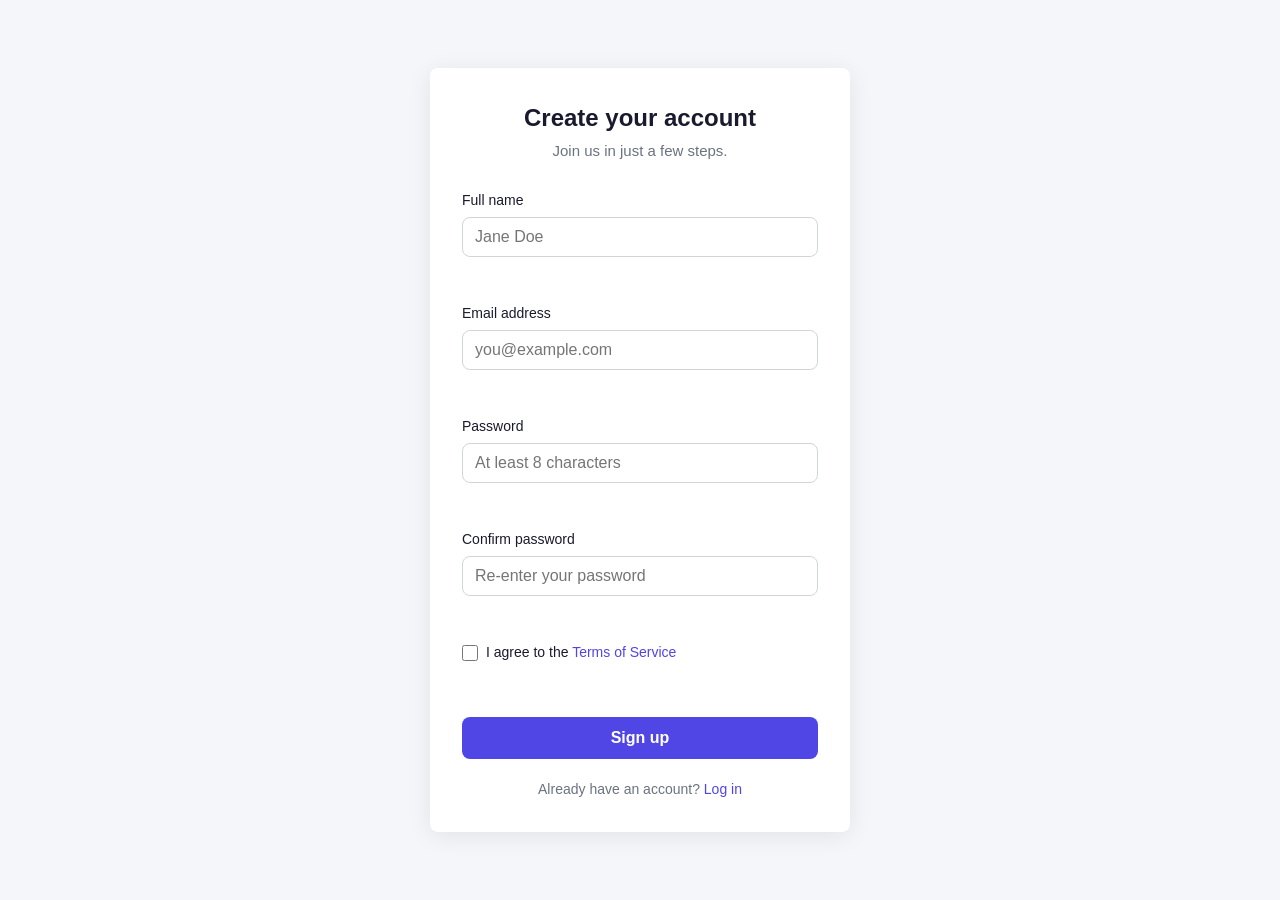
<file: index.html>
<!DOCTYPE html>
<html lang="en">
<head>
  <meta charset="UTF-8">
  <meta name="viewport" content="width=device-width, initial-scale=1.0">
  <title>Sign Up</title>
  <link rel="stylesheet" href="styles.css">
</head>
<body>
  <main class="container">
    <form id="signup-form" class="signup-form" novalidate>
      <header class="form-header">
        <h1>Create your account</h1>
        <p>Join us in just a few steps.</p>
      </header>

      <div class="field">
        <label for="fullName">Full name</label>
        <input
          type="text"
          id="fullName"
          name="fullName"
          autocomplete="name"
          placeholder="Jane Doe"
          required
        >
        <span class="error-message" id="fullName-error" role="alert"></span>
      </div>

      <div class="field">
        <label for="email">Email address</label>
        <input
          type="email"
          id="email"
          name="email"
          autocomplete="email"
          placeholder="you@example.com"
          required
        >
        <span class="error-message" id="email-error" role="alert"></span>
      </div>

      <div class="field">
        <label for="password">Password</label>
        <input
          type="password"
          id="password"
          name="password"
          autocomplete="new-password"
          placeholder="At least 8 characters"
          required
        >
        <span class="error-message" id="password-error" role="alert"></span>
      </div>

      <div class="field">
        <label for="confirmPassword">Confirm password</label>
        <input
          type="password"
          id="confirmPassword"
          name="confirmPassword"
          autocomplete="new-password"
          placeholder="Re-enter your password"
          required
        >
        <span class="error-message" id="confirmPassword-error" role="alert"></span>
      </div>

      <div class="field field--checkbox">
        <label class="checkbox-label">
          <input type="checkbox" id="terms" name="terms" required>
          <span>I agree to the <a href="#">Terms of Service</a></span>
        </label>
        <span class="error-message" id="terms-error" role="alert"></span>
      </div>

      <button type="submit" class="submit-btn">Sign up</button>

      <p class="form-footer">
        Already have an account? <a href="#">Log in</a>
      </p>
    </form>

    <div id="success-message" class="success-message" hidden>
      <div class="success-icon" aria-hidden="true">✓</div>
      <h2>Account created!</h2>
      <p>Welcome aboard. You can now log in with your credentials.</p>
    </div>
  </main>

  <script src="validation.js"></script>
</body>
</html>
</file>
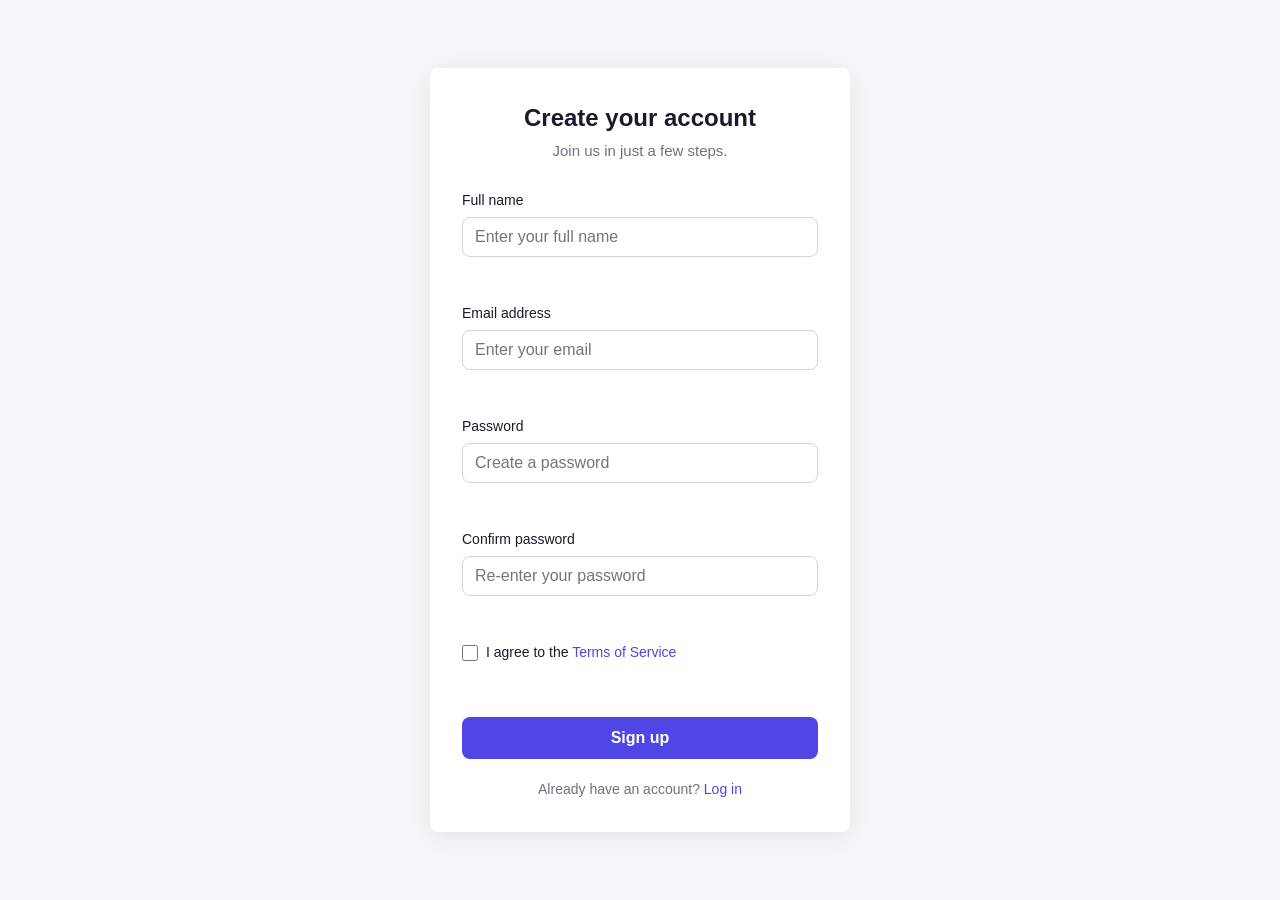
<file: signup-form round2/index.html>
<!DOCTYPE html>
<html lang="en">
<head>
  <meta charset="UTF-8">
  <meta name="viewport" content="width=device-width, initial-scale=1.0">
  <title>Sign Up</title>
  <link rel="stylesheet" href="styles.css">
</head>
<body>
  <main class="container">
    <form id="signup-form" class="signup-form" novalidate>
      <header class="form-header">
        <h1>Create your account</h1>
        <p>Join us in just a few steps.</p>
      </header>

      <div class="field">
        <label for="fullName">Full name</label>
        <input
          type="text"
          id="fullName"
          name="fullName"
          autocomplete="name"
          placeholder="Enter your full name"
          aria-describedby="fullName-error"
          aria-invalid="false"
          required
        >
        <span class="error-message" id="fullName-error" role="alert"></span>
      </div>

      <div class="field">
        <label for="email">Email address</label>
        <input
          type="email"
          id="email"
          name="email"
          autocomplete="email"
          placeholder="Enter your email"
          aria-describedby="email-error"
          aria-invalid="false"
          required
        >
        <span class="error-message" id="email-error" role="alert"></span>
      </div>

      <div class="field">
        <label for="password">Password</label>
        <input
          type="password"
          id="password"
          name="password"
          autocomplete="new-password"
          placeholder="Create a password"
          aria-describedby="password-error"
          aria-invalid="false"
          required
        >
        <span class="error-message" id="password-error" role="alert"></span>
      </div>

      <div class="field">
        <label for="confirmPassword">Confirm password</label>
        <input
          type="password"
          id="confirmPassword"
          name="confirmPassword"
          autocomplete="new-password"
          placeholder="Re-enter your password"
          aria-describedby="confirmPassword-error"
          aria-invalid="false"
          required
        >
        <span class="error-message" id="confirmPassword-error" role="alert"></span>
      </div>

      <div class="field field--checkbox">
        <label class="checkbox-label">
          <input
            type="checkbox"
            id="terms"
            name="terms"
            aria-describedby="terms-error"
            aria-invalid="false"
            required
          >
          <span>I agree to the <a href="#">Terms of Service</a></span>
        </label>
        <span class="error-message" id="terms-error" role="alert"></span>
      </div>

      <button type="submit" class="submit-btn">Sign up</button>

      <p class="form-footer">
        Already have an account? <a href="#">Log in</a>
      </p>
    </form>

    <div id="success-message" class="success-message" hidden>
      <div class="success-icon" aria-hidden="true">✓</div>
      <h2>Account created!</h2>
      <p>Welcome aboard. You can now log in with your credentials.</p>
    </div>
  </main>

  <script src="validation.js"></script>
</body>
</html>
</file>
<file: styles.css>
*,
*::before,
*::after {
  box-sizing: border-box;
  margin: 0;
  padding: 0;
}

:root {
  --color-bg: #f4f6f9;
  --color-surface: #ffffff;
  --color-text: #1a1a2e;
  --color-text-muted: #6b7280;
  --color-primary: #4f46e5;
  --color-primary-hover: #4338ca;
  --color-error: #dc2626;
  --color-success: #059669;
  --color-border: #d1d5db;
  --color-border-focus: #4f46e5;
  --radius: 8px;
  --shadow: 0 4px 24px rgba(0, 0, 0, 0.08);
}

body {
  font-family: -apple-system, BlinkMacSystemFont, "Segoe UI", Roboto, sans-serif;
  background: var(--color-bg);
  color: var(--color-text);
  min-height: 100vh;
  display: flex;
  align-items: center;
  justify-content: center;
  padding: 1.5rem;
  line-height: 1.5;
}

.container {
  width: 100%;
  max-width: 420px;
}

.signup-form,
.success-message {
  background: var(--color-surface);
  border-radius: var(--radius);
  box-shadow: var(--shadow);
  padding: 2rem;
}

.form-header {
  margin-bottom: 1.75rem;
  text-align: center;
}

.form-header h1 {
  font-size: 1.5rem;
  font-weight: 700;
  margin-bottom: 0.25rem;
}

.form-header p {
  color: var(--color-text-muted);
  font-size: 0.9375rem;
}

.field {
  margin-bottom: 1.25rem;
}

label {
  display: block;
  font-size: 0.875rem;
  font-weight: 500;
  margin-bottom: 0.375rem;
}

input[type="text"],
input[type="email"],
input[type="password"] {
  width: 100%;
  padding: 0.625rem 0.75rem;
  border: 1.5px solid var(--color-border);
  border-radius: var(--radius);
  font-size: 1rem;
  transition: border-color 0.15s, box-shadow 0.15s;
  outline: none;
}

input:focus {
  border-color: var(--color-border-focus);
  box-shadow: 0 0 0 3px rgba(79, 70, 229, 0.15);
}

input.invalid {
  border-color: var(--color-error);
}

input.invalid:focus {
  box-shadow: 0 0 0 3px rgba(220, 38, 38, 0.15);
}

input.valid {
  border-color: var(--color-success);
}

.error-message {
  display: block;
  color: var(--color-error);
  font-size: 0.8125rem;
  margin-top: 0.375rem;
  min-height: 1.25rem;
}

.field--checkbox .error-message {
  margin-top: 0.25rem;
}

.checkbox-label {
  display: flex;
  align-items: flex-start;
  gap: 0.5rem;
  font-weight: 400;
  cursor: pointer;
}

.checkbox-label input[type="checkbox"] {
  margin-top: 0.2rem;
  width: 1rem;
  height: 1rem;
  accent-color: var(--color-primary);
  flex-shrink: 0;
}

.checkbox-label a,
.form-footer a {
  color: var(--color-primary);
  text-decoration: none;
}

.checkbox-label a:hover,
.form-footer a:hover {
  text-decoration: underline;
}

.submit-btn {
  width: 100%;
  padding: 0.75rem;
  background: var(--color-primary);
  color: #fff;
  border: none;
  border-radius: var(--radius);
  font-size: 1rem;
  font-weight: 600;
  cursor: pointer;
  transition: background 0.15s;
  margin-top: 0.5rem;
}

.submit-btn:hover {
  background: var(--color-primary-hover);
}

.submit-btn:active {
  transform: scale(0.98);
}

.form-footer {
  text-align: center;
  margin-top: 1.25rem;
  font-size: 0.875rem;
  color: var(--color-text-muted);
}

.success-message {
  text-align: center;
}

.success-icon {
  width: 3.5rem;
  height: 3.5rem;
  background: #d1fae5;
  color: var(--color-success);
  border-radius: 50%;
  display: flex;
  align-items: center;
  justify-content: center;
  font-size: 1.5rem;
  font-weight: 700;
  margin: 0 auto 1rem;
}

.success-message h2 {
  font-size: 1.25rem;
  margin-bottom: 0.5rem;
}

.success-message p {
  color: var(--color-text-muted);
  font-size: 0.9375rem;
}
</file>
<file: signup-form round2/styles.css>
*,
*::before,
*::after {
  box-sizing: border-box;
  margin: 0;
  padding: 0;
}

:root {
  --color-bg: #f4f6f9;
  --color-surface: #ffffff;
  --color-text: #1a1a2e;
  --color-text-muted: #6b7280;
  --color-primary: #4f46e5;
  --color-primary-hover: #4338ca;
  --color-error: #dc2626;
  --color-success: #059669;
  --color-border: #d1d5db;
  --color-border-focus: #4f46e5;
  --radius: 8px;
  --shadow: 0 4px 24px rgba(0, 0, 0, 0.08);
}

body {
  font-family: -apple-system, BlinkMacSystemFont, "Segoe UI", Roboto, sans-serif;
  background: var(--color-bg);
  color: var(--color-text);
  min-height: 100vh;
  display: flex;
  align-items: center;
  justify-content: center;
  padding: 1.5rem;
  line-height: 1.5;
}

.container {
  width: 100%;
  max-width: 420px;
}

.signup-form,
.success-message {
  background: var(--color-surface);
  border-radius: var(--radius);
  box-shadow: var(--shadow);
  padding: 2rem;
}

.form-header {
  margin-bottom: 1.75rem;
  text-align: center;
}

.form-header h1 {
  font-size: 1.5rem;
  font-weight: 700;
  margin-bottom: 0.25rem;
}

.form-header p {
  color: var(--color-text-muted);
  font-size: 0.9375rem;
}

.field {
  margin-bottom: 1.25rem;
}

label {
  display: block;
  font-size: 0.875rem;
  font-weight: 500;
  margin-bottom: 0.375rem;
}

input[type="text"],
input[type="email"],
input[type="password"] {
  width: 100%;
  padding: 0.625rem 0.75rem;
  border: 1.5px solid var(--color-border);
  border-radius: var(--radius);
  font-size: 1rem;
  transition: border-color 0.15s, box-shadow 0.15s;
  outline: none;
}

input:focus {
  border-color: var(--color-border-focus);
  box-shadow: 0 0 0 3px rgba(79, 70, 229, 0.15);
}

input[aria-invalid="true"] {
  border-color: var(--color-error);
}

input[aria-invalid="true"]:focus {
  box-shadow: 0 0 0 3px rgba(220, 38, 38, 0.15);
}

input.valid {
  border-color: var(--color-success);
}

.error-message {
  display: block;
  color: var(--color-error);
  font-size: 0.8125rem;
  margin-top: 0.375rem;
  min-height: 1.25rem;
}

.field--checkbox .error-message {
  margin-top: 0.25rem;
}

.error-message.is-success {
  color: var(--color-success);
}

.checkbox-label {
  display: flex;
  align-items: flex-start;
  gap: 0.5rem;
  font-weight: 400;
  cursor: pointer;
}

.checkbox-label input[type="checkbox"] {
  margin-top: 0.2rem;
  width: 1rem;
  height: 1rem;
  accent-color: var(--color-primary);
  flex-shrink: 0;
}

.checkbox-label input[type="checkbox"]:focus-visible {
  outline: 3px solid var(--color-border-focus);
  outline-offset: 2px;
}

.checkbox-label a,
.form-footer a {
  color: var(--color-primary);
  text-decoration: none;
}

.checkbox-label a:hover,
.form-footer a:hover {
  text-decoration: underline;
}

.submit-btn {
  width: 100%;
  padding: 0.75rem;
  background: var(--color-primary);
  color: #fff;
  border: none;
  border-radius: var(--radius);
  font-size: 1rem;
  font-weight: 600;
  cursor: pointer;
  transition: background 0.15s;
  margin-top: 0.5rem;
}

.submit-btn:hover {
  background: var(--color-primary-hover);
}

.submit-btn:active {
  transform: scale(0.98);
}

.submit-btn:focus-visible {
  outline: 3px solid var(--color-text);
  outline-offset: 2px;
}

.form-footer {
  text-align: center;
  margin-top: 1.25rem;
  font-size: 0.875rem;
  color: var(--color-text-muted);
}

.success-message {
  text-align: center;
}

.success-icon {
  width: 3.5rem;
  height: 3.5rem;
  background: #d1fae5;
  color: var(--color-success);
  border-radius: 50%;
  display: flex;
  align-items: center;
  justify-content: center;
  font-size: 1.5rem;
  font-weight: 700;
  margin: 0 auto 1rem;
}

.success-message h2 {
  font-size: 1.25rem;
  margin-bottom: 0.5rem;
}

.success-message p {
  color: var(--color-text-muted);
  font-size: 0.9375rem;
}
</file>
